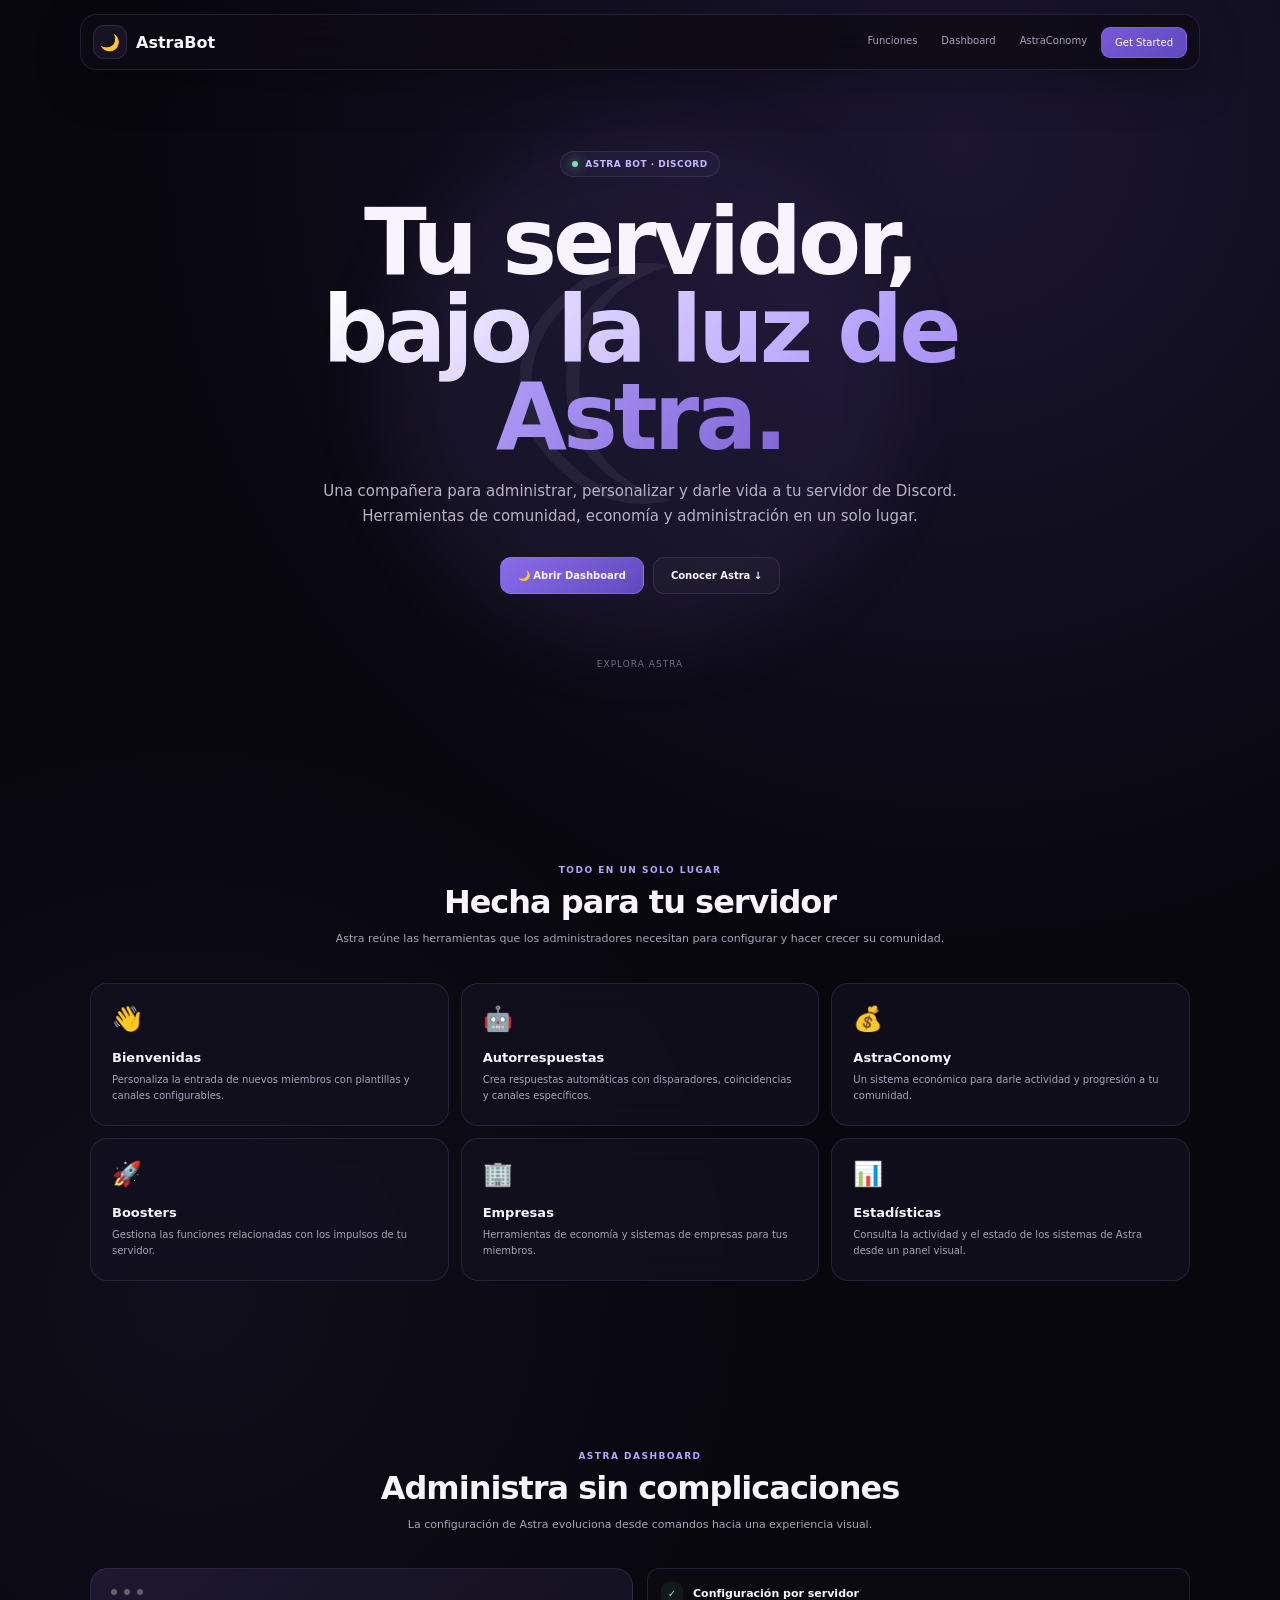
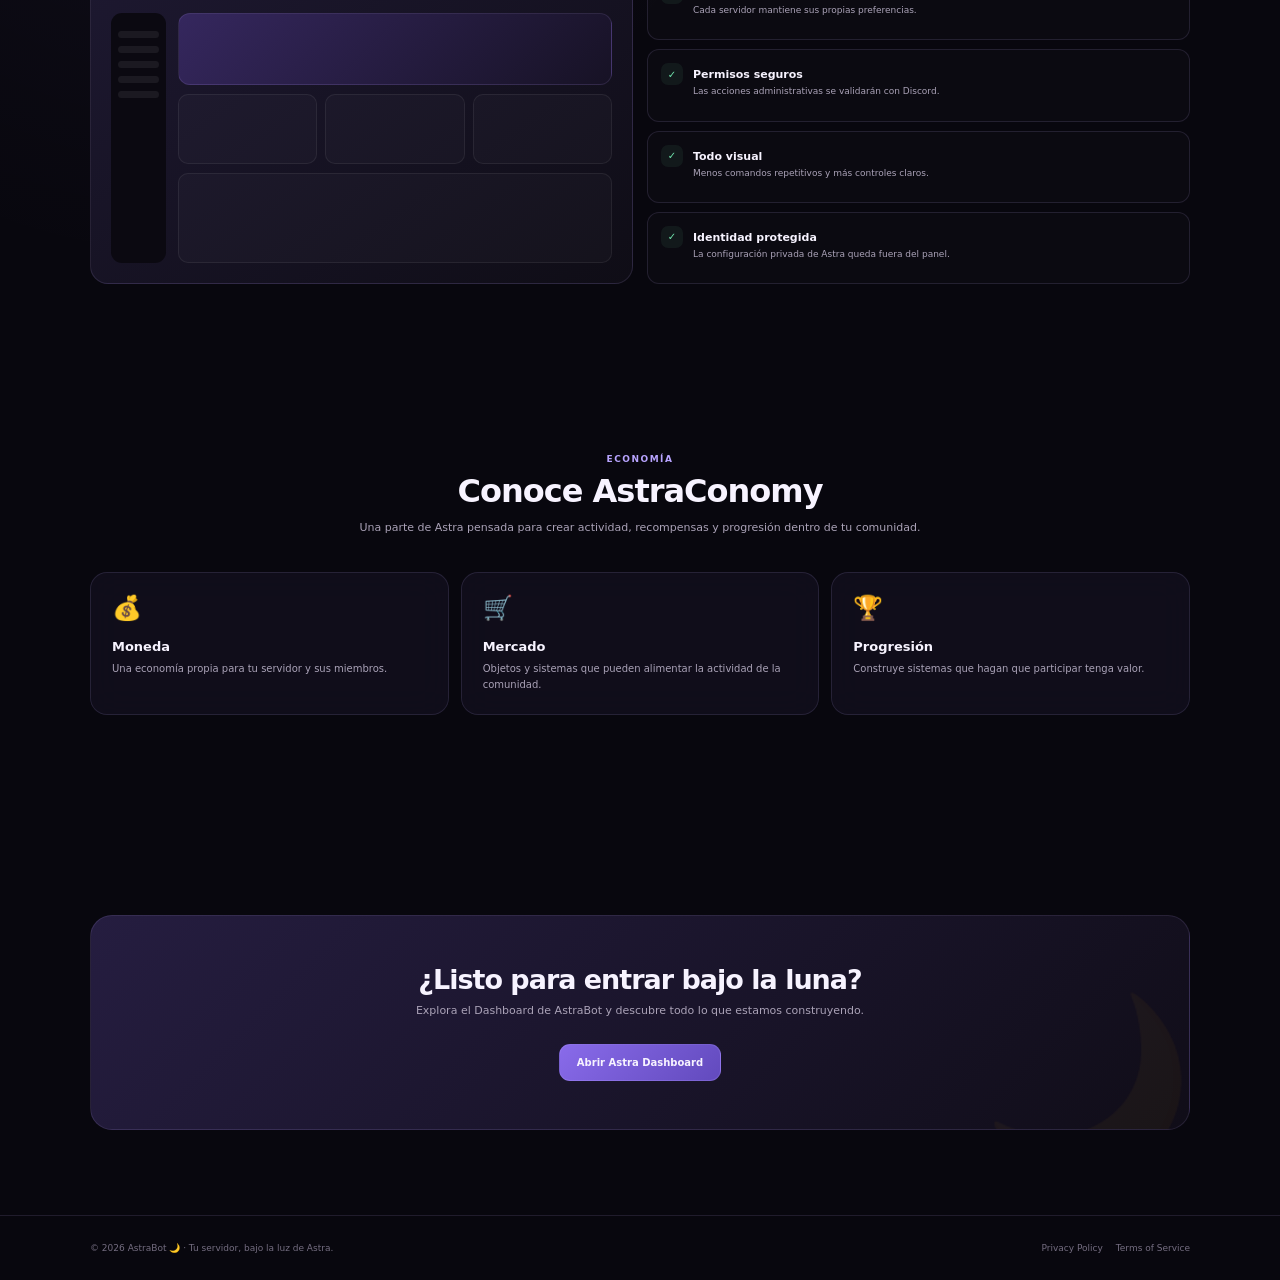
<file: index.html>
<!doctype html><html lang="es"><head><meta charset="utf-8"><meta name="viewport" content="width=device-width,initial-scale=1"><meta name="theme-color" content="#08070e"><title>AstraBot 🌙 — Discord Bot</title><link rel="stylesheet" href="css/main.css"></head><body><header class="nav"><div class="nav-in"><a class="brand" href="#top"><span class="brand-icon">🌙</span><span>AstraBot</span></a><nav class="links"><a href="#features">Funciones</a><a href="#dashboard">Dashboard</a><a href="#about">AstraConomy</a><a href="dashboard/login.html" class="nav-btn">Get Started</a></nav></div></header><main id="top"><section class="hero"><div class="orb"></div><div class="moon">☾</div><div class="hero-content"><div class="badge"><i class="pulse"></i> ASTRA BOT · DISCORD</div><h1>Tu servidor,<br><span class="gradient">bajo la luz de Astra.</span></h1><p>Una compañera para administrar, personalizar y darle vida a tu servidor de Discord. Herramientas de comunidad, economía y administración en un solo lugar.</p><div class="actions"><a class="btn primary" href="dashboard/login.html">🌙 Abrir Dashboard</a><a class="btn secondary" href="#features">Conocer Astra ↓</a></div><div class="scroll">Explora Astra</div></div></section><section class="section" id="features"><div class="section-head"><div class="eyebrow">Todo en un solo lugar</div><h2>Hecha para tu servidor</h2><p>Astra reúne las herramientas que los administradores necesitan para configurar y hacer crecer su comunidad.</p></div><div class="features"><article class="feature"><div class="fi">👋</div><h3>Bienvenidas</h3><p>Personaliza la entrada de nuevos miembros con plantillas y canales configurables.</p></article><article class="feature"><div class="fi">🤖</div><h3>Autorrespuestas</h3><p>Crea respuestas automáticas con disparadores, coincidencias y canales específicos.</p></article><article class="feature"><div class="fi">💰</div><h3>AstraConomy</h3><p>Un sistema económico para darle actividad y progresión a tu comunidad.</p></article><article class="feature"><div class="fi">🚀</div><h3>Boosters</h3><p>Gestiona las funciones relacionadas con los impulsos de tu servidor.</p></article><article class="feature"><div class="fi">🏢</div><h3>Empresas</h3><p>Herramientas de economía y sistemas de empresas para tus miembros.</p></article><article class="feature"><div class="fi">📊</div><h3>Estadísticas</h3><p>Consulta la actividad y el estado de los sistemas de Astra desde un panel visual.</p></article></div></section><section class="section" id="dashboard"><div class="section-head"><div class="eyebrow">Astra Dashboard</div><h2>Administra sin complicaciones</h2><p>La configuración de Astra evoluciona desde comandos hacia una experiencia visual.</p></div><div class="showcase"><div class="preview"><div class="preview-top"><i class="window-dot"></i><i class="window-dot"></i><i class="window-dot"></i></div><div class="mock"><div class="mock-side"><i></i><i></i><i></i><i></i><i></i></div><div class="mock-main"><div class="mock-hero"></div><div class="mock-cards"><i class="mock-card"></i><i class="mock-card"></i><i class="mock-card"></i></div><div class="mock-card" style="height:90px"></div></div></div></div><div class="feature-list"><div class="list-item"><span class="check">✓</span><div><strong>Configuración por servidor</strong><p>Cada servidor mantiene sus propias preferencias.</p></div></div><div class="list-item"><span class="check">✓</span><div><strong>Permisos seguros</strong><p>Las acciones administrativas se validarán con Discord.</p></div></div><div class="list-item"><span class="check">✓</span><div><strong>Todo visual</strong><p>Menos comandos repetitivos y más controles claros.</p></div></div><div class="list-item"><span class="check">✓</span><div><strong>Identidad protegida</strong><p>La configuración privada de Astra queda fuera del panel.</p></div></div></div></div></section><section class="section" id="about"><div class="section-head"><div class="eyebrow">Economía</div><h2>Conoce AstraConomy</h2><p>Una parte de Astra pensada para crear actividad, recompensas y progresión dentro de tu comunidad.</p></div><div class="features"><article class="feature"><div class="fi">💰</div><h3>Moneda</h3><p>Una economía propia para tu servidor y sus miembros.</p></article><article class="feature"><div class="fi">🛒</div><h3>Mercado</h3><p>Objetos y sistemas que pueden alimentar la actividad de la comunidad.</p></article><article class="feature"><div class="fi">🏆</div><h3>Progresión</h3><p>Construye sistemas que hagan que participar tenga valor.</p></article></div></section><section class="section"><div class="cta"><h2>¿Listo para entrar bajo la luna?</h2><p>Explora el Dashboard de AstraBot y descubre todo lo que estamos construyendo.</p><div class="actions"><a class="btn primary" href="dashboard/login.html">Abrir Astra Dashboard</a></div></div></section></main><footer class="footer"><div class="footer-in"><span>© 2026 AstraBot 🌙 · Tu servidor, bajo la luz de Astra.</span><div><a href="privacy.html">Privacy Policy</a><a href="terms.html">Terms of Service</a></div></div></footer></body></html>
</file>
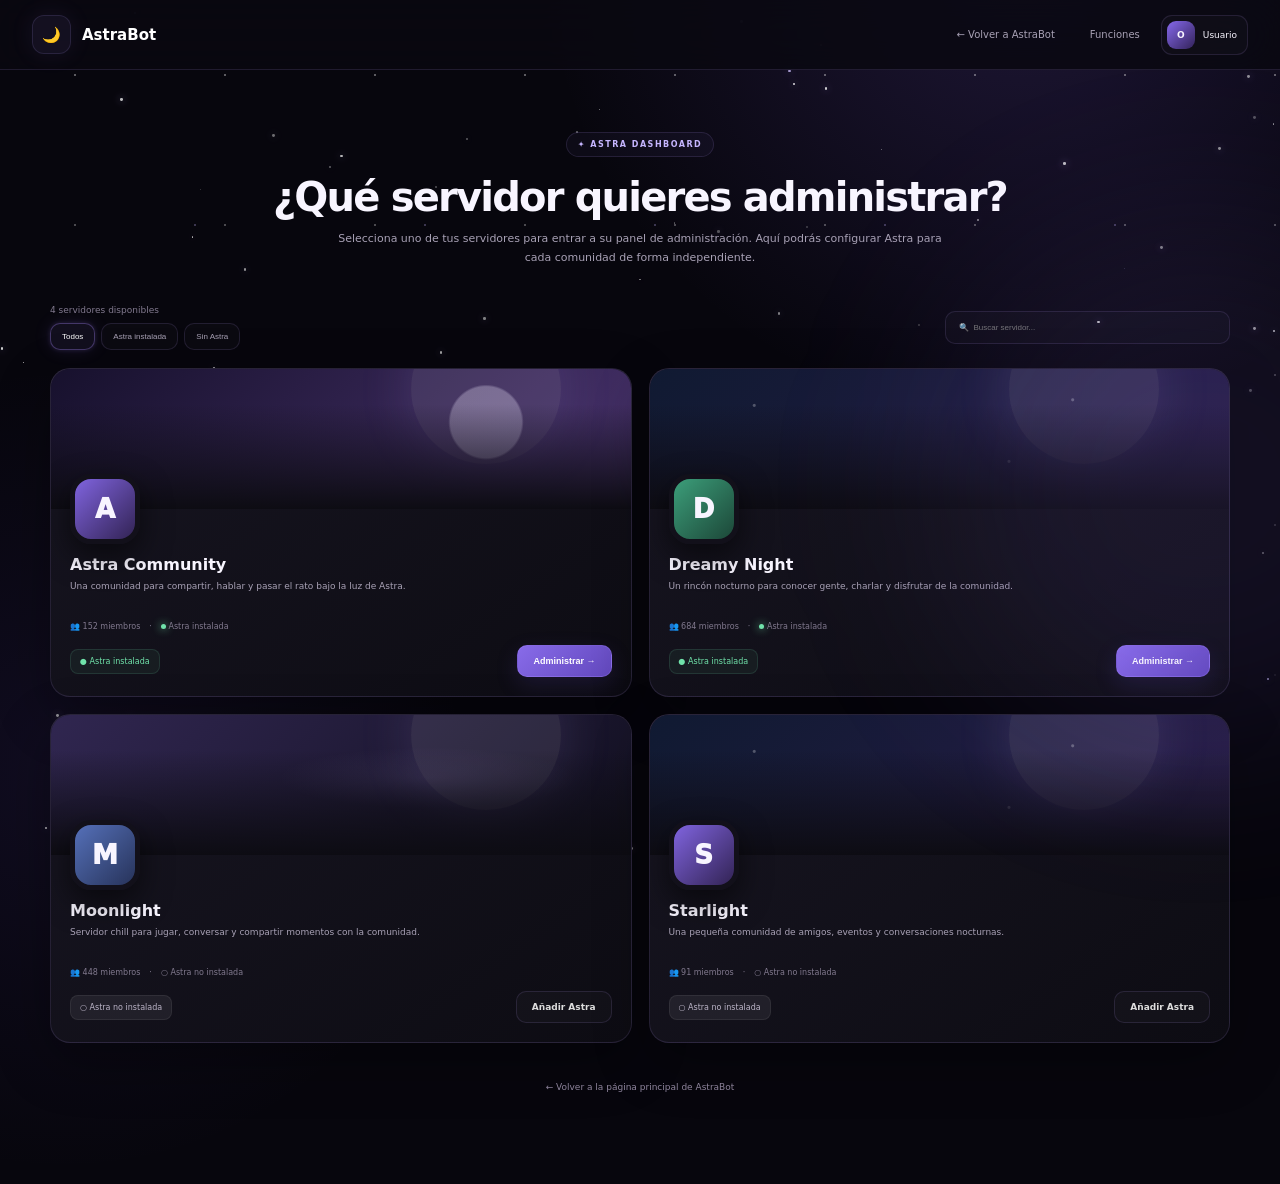
<file: dashboard/index.html>
<!doctype html>
<html lang="es">
<head>
<meta charset="utf-8">
<meta name="viewport" content="width=device-width,initial-scale=1">
<title>AstraBot 🌙 — Dashboard</title>
<link rel="stylesheet" href="../css/dashboard.css?v=20260827-3">
<link rel="stylesheet" href="../css/animations.css?v=20260827-3">
</head>
<body>
<div class="starfield" aria-hidden="true"></div>

<header class="top">
  <a class="brand" href="../"><span class="brand-icon">🌙</span>AstraBot</a>
  <div class="top-right">
    <a class="top-link" href="../">← Volver a AstraBot</a>
    <a class="top-link" href="../#features">Funciones</a>
    <div class="user"><span class="avatar-mini">O</span>Usuario</div>
  </div>
</header>

<main id="picker" class="page view active">
  <section class="intro">
    <div class="eyebrow">✦ Astra Dashboard</div>
    <h1>¿Qué servidor quieres administrar?</h1>
    <p>Selecciona uno de tus servidores para entrar a su panel de administración. Aquí podrás configurar Astra para cada comunidad de forma independiente.</p>
  </section>

  <div class="toolbar">
    <div>
      <div class="count">4 servidores disponibles</div>
      <div class="filters">
        <button class="filter active" data-filter="all">Todos</button>
        <button class="filter" data-filter="installed">Astra instalada</button>
        <button class="filter" data-filter="not">Sin Astra</button>
      </div>
    </div>
    <input id="search" class="search" placeholder="🔍  Buscar servidor..." autocomplete="off">
  </div>

  <section id="serverGrid" class="grid">
    <article class="server-card" data-name="Astra Community" data-state="installed">
      <div class="banner moon"></div>
      <div class="server-body"><div class="server-avatar">A</div><div class="server-info">
        <h2 class="server-name">Astra Community</h2>
        <p class="server-desc">Una comunidad para compartir, hablar y pasar el rato bajo la luz de Astra.</p>
        <div class="meta"><span>👥 152 miembros</span><span>·</span><span><i class="dot"></i> Astra instalada</span></div>
        <div class="status"><span class="installed">● Astra instalada</span><button class="btn" onclick="openAdmin('Astra Community','A','Una comunidad para compartir, hablar y pasar el rato bajo la luz de Astra.')">Administrar →</button></div>
      </div></div>
    </article>

    <article class="server-card" data-name="Dreamy Night" data-state="installed">
      <div class="banner night"></div>
      <div class="server-body"><div class="server-avatar green">D</div><div class="server-info">
        <h2 class="server-name">Dreamy Night</h2>
        <p class="server-desc">Un rincón nocturno para conocer gente, charlar y disfrutar de la comunidad.</p>
        <div class="meta"><span>👥 684 miembros</span><span>·</span><span><i class="dot"></i> Astra instalada</span></div>
        <div class="status"><span class="installed">● Astra instalada</span><button class="btn" onclick="openAdmin('Dreamy Night','D','Un rincón nocturno para conocer gente, charlar y disfrutar de la comunidad.')">Administrar →</button></div>
      </div></div>
    </article>

    <article class="server-card" data-name="Moonlight" data-state="not">
      <div class="banner cloud"></div>
      <div class="server-body"><div class="server-avatar blue">M</div><div class="server-info">
        <h2 class="server-name">Moonlight</h2>
        <p class="server-desc">Servidor chill para jugar, conversar y compartir momentos con la comunidad.</p>
        <div class="meta"><span>👥 448 miembros</span><span>·</span><span>○ Astra no instalada</span></div>
        <div class="status"><span class="not-installed">○ Astra no instalada</span><a class="btn secondary" href="#" onclick="toast('Aquí se abrirá la invitación de Astra');return false">Añadir Astra</a></div>
      </div></div>
    </article>

    <article class="server-card" data-name="Starlight" data-state="not">
      <div class="banner night"></div>
      <div class="server-body"><div class="server-avatar">S</div><div class="server-info">
        <h2 class="server-name">Starlight</h2>
        <p class="server-desc">Una pequeña comunidad de amigos, eventos y conversaciones nocturnas.</p>
        <div class="meta"><span>👥 91 miembros</span><span>·</span><span>○ Astra no instalada</span></div>
        <div class="status"><span class="not-installed">○ Astra no instalada</span><a class="btn secondary" href="#" onclick="toast('Aquí se abrirá la invitación de Astra');return false">Añadir Astra</a></div>
      </div></div>
    </article>
    <div id="empty" class="empty">No encontramos ningún servidor con ese nombre.</div>
  </section>
  <div class="back"><a href="../">← Volver a la página principal de AstraBot</a></div>
</main>

<main id="admin" class="admin view">
  <div class="admin-layout">
    <aside class="sidebar">
      <div class="side-server">
        <div id="sideAvatar" class="side-avatar">A</div>
        <div><strong id="sideName">Astra Community</strong><span>Panel de administración</span></div>
      </div>
      <div class="side-title">Configuración</div>
      <nav class="side-nav">
        <button class="nav-item active">⚙️ General</button>
        <button class="nav-item">👋 Bienvenidas</button>
        <button class="nav-item">🚀 Boosters</button>
        <button class="nav-item">🛡️ Moderación</button>
        <button class="nav-item">🤖 Autorrespuestas</button>
        <button class="nav-item">📜 Logs</button>
        <button class="nav-item">🎭 Reacciones</button>
        <button class="nav-item">📊 Estadísticas</button>
        <button class="nav-item">🔐 Permisos</button>
      </nav>
      <div class="side-bottom">
        <button class="btn secondary" onclick="showPicker()">← Mis servidores</button>
        <a class="btn secondary" href="../">🌙 AstraBot</a>
      </div>
    </aside>

    <section class="admin-content">
      <div class="admin-head">
        <div class="admin-title">
          <div id="adminAvatar" class="admin-avatar">A</div>
          <div><h2 id="adminName">Astra Community</h2><p id="adminDesc">Panel de administración de Astra</p></div>
        </div>
        <div class="admin-actions">
          <button class="btn secondary" onclick="showPicker()">← Volver</button>
          <a class="btn secondary" href="../">Web de Astra</a>
        </div>
      </div>
      <div class="notice">🔒 Estás administrando <b id="adminName2">Astra Community</b>. Las configuraciones de este panel pertenecen únicamente a este servidor.</div>
      <div class="panel">
        <div class="panel-head"><div><h3>Funciones de Astra</h3><p>Selecciona una sección para configurar el bot en tu servidor.</p></div></div>
        <section class="modules">
          <article class="module"><span class="tag">Servidor</span><div class="ico">⚙️</div><h3>Configuración general</h3><p>Opciones principales, idioma, canales y comportamiento general de Astra.</p></article>
          <article class="module"><span class="tag">Comunidad</span><div class="ico">👋</div><h3>Bienvenidas</h3><p>Mensajes, canales y configuración para nuevos miembros.</p></article>
          <article class="module"><span class="tag">Comunidad</span><div class="ico">🚀</div><h3>Boosters</h3><p>Configuración visual de las funciones de Booster de Astra.</p></article>
          <article class="module"><span class="tag">Seguridad</span><div class="ico">🛡️</div><h3>Moderación</h3><p>Herramientas de moderación y seguridad disponibles para Astra.</p></article>
          <article class="module"><span class="tag">Automático</span><div class="ico">🤖</div><h3>Autorrespuestas</h3><p>Disparadores, palabras clave y respuestas automáticas.</p></article>
          <article class="module"><span class="tag">Registro</span><div class="ico">📜</div><h3>Logs</h3><p>Configura qué eventos registra Astra y en qué canales.</p></article>
          <article class="module"><span class="tag">Social</span><div class="ico">🎭</div><h3>Reacciones</h3><p>Respuestas, GIFs y acciones sociales de la comunidad.</p></article>
          <article class="module"><span class="tag">Datos</span><div class="ico">📊</div><h3>Estadísticas</h3><p>Actividad, crecimiento y estadísticas visuales del servidor.</p></article>
          <article class="module"><span class="tag">Acceso</span><div class="ico">🔐</div><h3>Permisos</h3><p>Define qué roles pueden utilizar y administrar las funciones de Astra.</p></article>
        </section>
      </div>
    </section>
  </div>
</main>

<div id="toast" class="toast"></div>
<script src="../js/dashboard.js?v=20260827-3"></script>
</body>
</html>
</file>
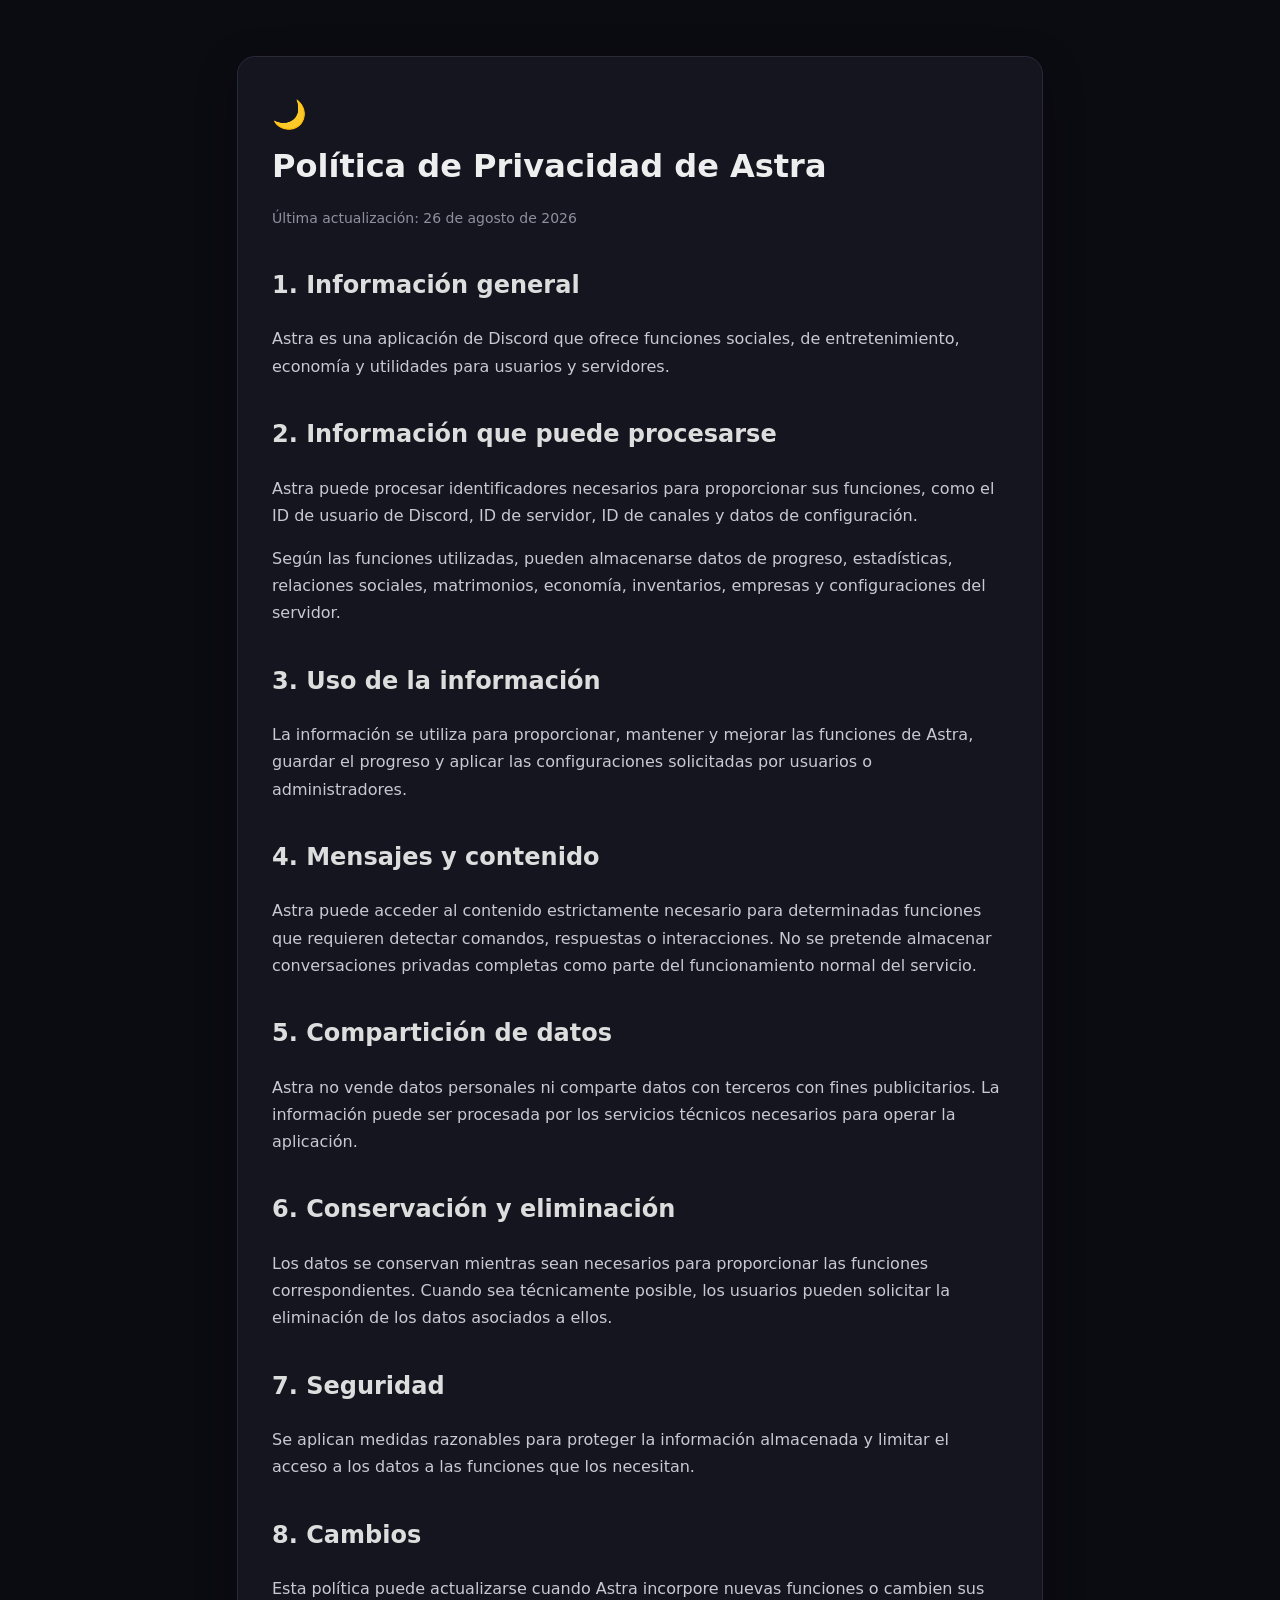
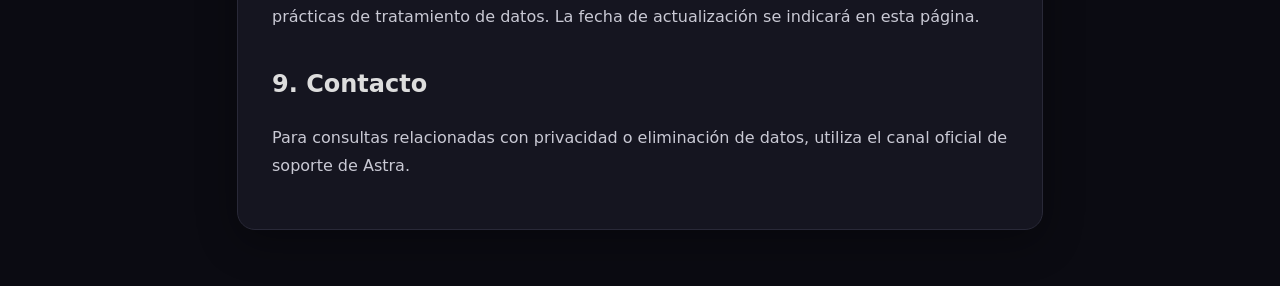
<file: privacy.html>
<!doctype html><html lang="es"><head><meta charset="utf-8"><meta name="viewport" content="width=device-width,initial-scale=1"><title>Política de Privacidad — Astra</title><link rel="stylesheet" href="css/privacy.css"></head><body><main><section class="card"><div class="moon">🌙</div><h1>Política de Privacidad de Astra</h1><p class="muted">Última actualización: 26 de agosto de 2026</p><h2>1. Información general</h2><p>Astra es una aplicación de Discord que ofrece funciones sociales, de entretenimiento, economía y utilidades para usuarios y servidores.</p><h2>2. Información que puede procesarse</h2><p>Astra puede procesar identificadores necesarios para proporcionar sus funciones, como el ID de usuario de Discord, ID de servidor, ID de canales y datos de configuración.</p><p>Según las funciones utilizadas, pueden almacenarse datos de progreso, estadísticas, relaciones sociales, matrimonios, economía, inventarios, empresas y configuraciones del servidor.</p><h2>3. Uso de la información</h2><p>La información se utiliza para proporcionar, mantener y mejorar las funciones de Astra, guardar el progreso y aplicar las configuraciones solicitadas por usuarios o administradores.</p><h2>4. Mensajes y contenido</h2><p>Astra puede acceder al contenido estrictamente necesario para determinadas funciones que requieren detectar comandos, respuestas o interacciones. No se pretende almacenar conversaciones privadas completas como parte del funcionamiento normal del servicio.</p><h2>5. Compartición de datos</h2><p>Astra no vende datos personales ni comparte datos con terceros con fines publicitarios. La información puede ser procesada por los servicios técnicos necesarios para operar la aplicación.</p><h2>6. Conservación y eliminación</h2><p>Los datos se conservan mientras sean necesarios para proporcionar las funciones correspondientes. Cuando sea técnicamente posible, los usuarios pueden solicitar la eliminación de los datos asociados a ellos.</p><h2>7. Seguridad</h2><p>Se aplican medidas razonables para proteger la información almacenada y limitar el acceso a los datos a las funciones que los necesitan.</p><h2>8. Cambios</h2><p>Esta política puede actualizarse cuando Astra incorpore nuevas funciones o cambien sus prácticas de tratamiento de datos. La fecha de actualización se indicará en esta página.</p><h2>9. Contacto</h2><p>Para consultas relacionadas con privacidad o eliminación de datos, utiliza el canal oficial de soporte de Astra.</p></section></main></body></html>
</file>
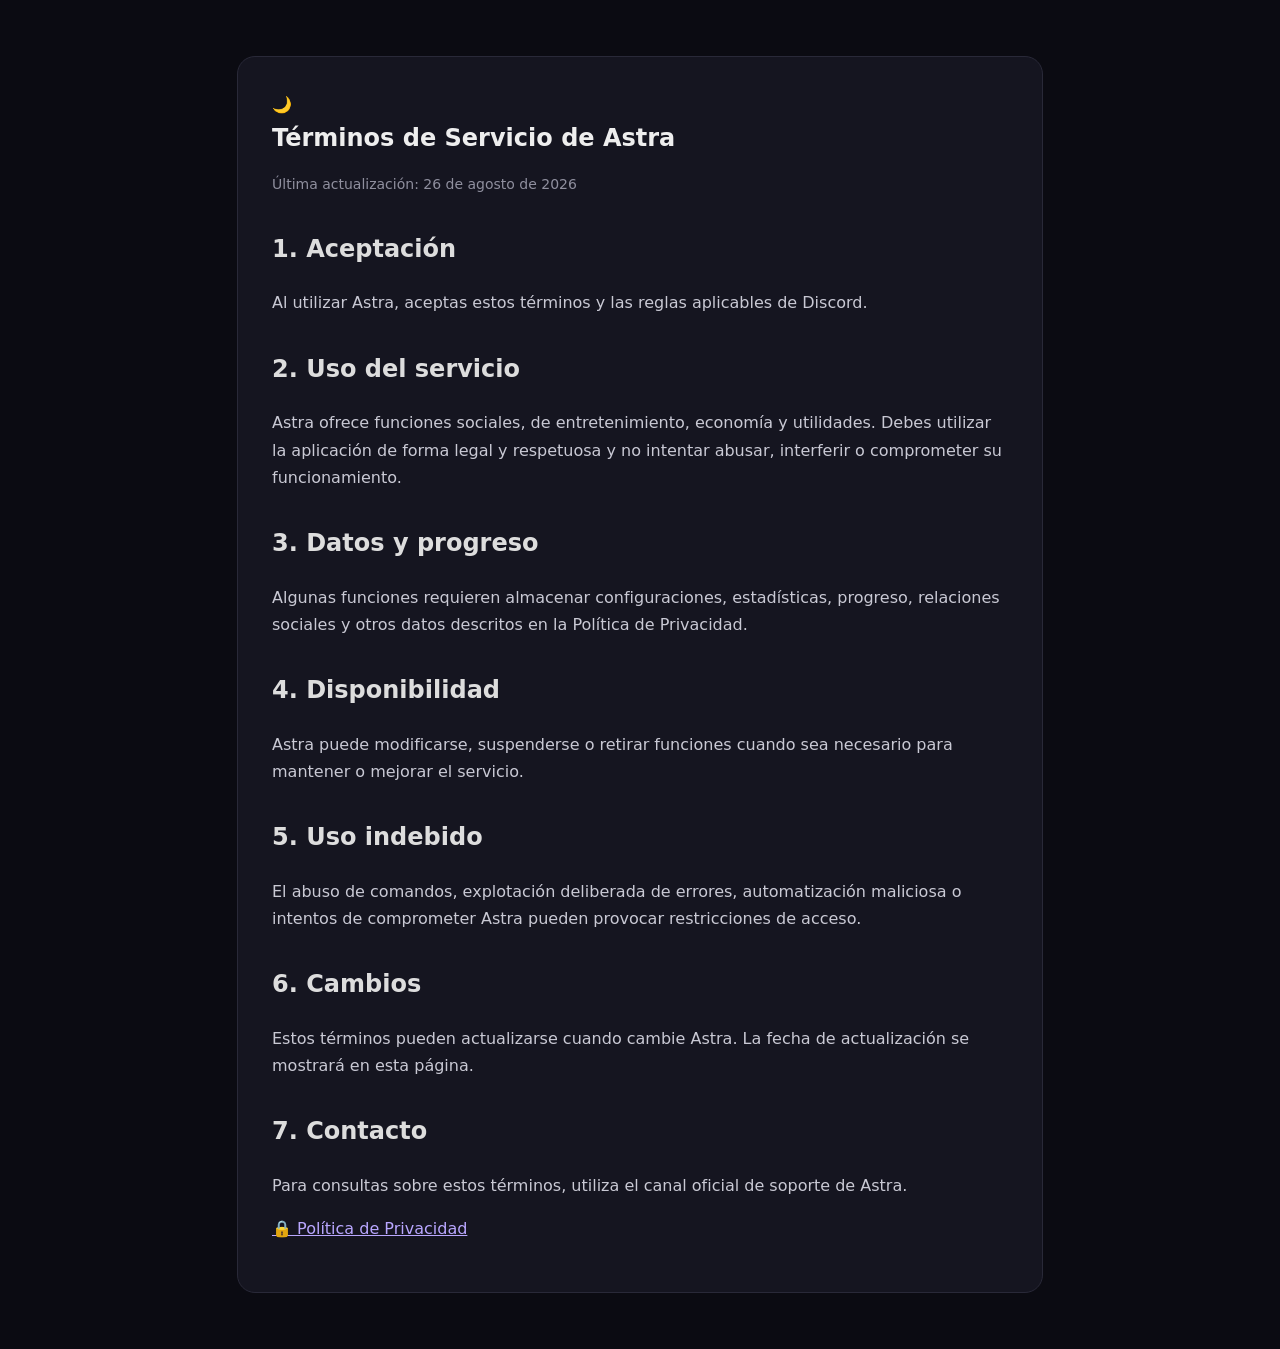
<file: terms.html>
<!doctype html><html lang="es"><head><meta charset="utf-8"><meta name="viewport" content="width=device-width,initial-scale=1"><title>Términos de Servicio — Astra</title><link rel="stylesheet" href="css/terms.css"></head><body><main><section class="card"><div>🌙</div><h1>Términos de Servicio de Astra</h1><p class="muted">Última actualización: 26 de agosto de 2026</p><h2>1. Aceptación</h2><p>Al utilizar Astra, aceptas estos términos y las reglas aplicables de Discord.</p><h2>2. Uso del servicio</h2><p>Astra ofrece funciones sociales, de entretenimiento, economía y utilidades. Debes utilizar la aplicación de forma legal y respetuosa y no intentar abusar, interferir o comprometer su funcionamiento.</p><h2>3. Datos y progreso</h2><p>Algunas funciones requieren almacenar configuraciones, estadísticas, progreso, relaciones sociales y otros datos descritos en la Política de Privacidad.</p><h2>4. Disponibilidad</h2><p>Astra puede modificarse, suspenderse o retirar funciones cuando sea necesario para mantener o mejorar el servicio.</p><h2>5. Uso indebido</h2><p>El abuso de comandos, explotación deliberada de errores, automatización maliciosa o intentos de comprometer Astra pueden provocar restricciones de acceso.</p><h2>6. Cambios</h2><p>Estos términos pueden actualizarse cuando cambie Astra. La fecha de actualización se mostrará en esta página.</p><h2>7. Contacto</h2><p>Para consultas sobre estos términos, utiliza el canal oficial de soporte de Astra.</p><p><a href="privacy.html">🔒 Política de Privacidad</a></p></section></main></body></html>
</file>
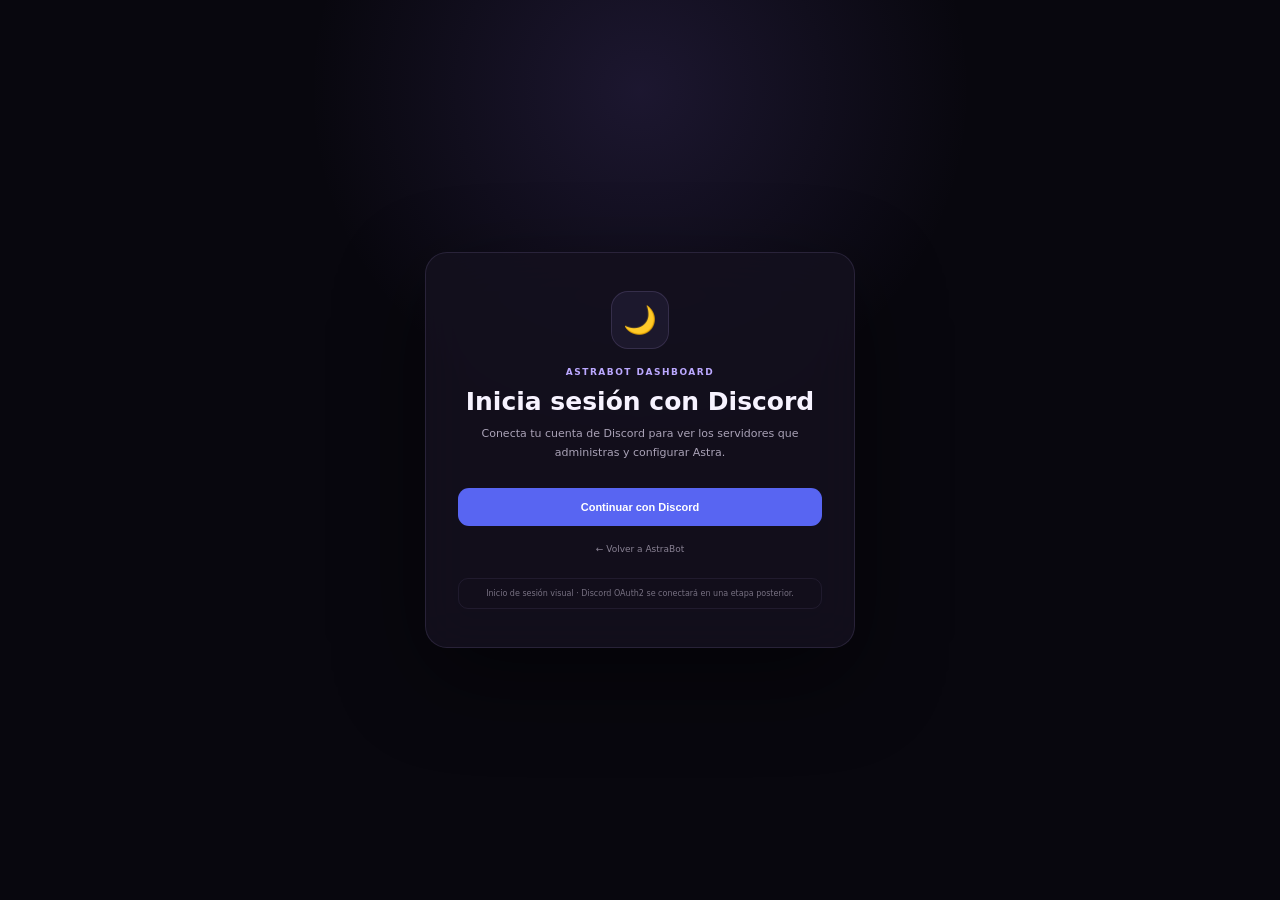
<file: dashboard/login.html>
<!doctype html>
<html lang="es">
<head>
<meta charset="utf-8">
<meta name="viewport" content="width=device-width,initial-scale=1">
<title>Iniciar sesión — AstraBot 🌙</title>
<link rel="stylesheet" href="../css/login.css">
</head>
<body>
<main class="card">
<div class="logo">🌙</div>
<div class="ey">AstraBot Dashboard</div>
<h1>Inicia sesión con Discord</h1>
<p>Conecta tu cuenta de Discord para ver los servidores que administras y configurar Astra.</p>
<button class="discord" onclick="location.href='index.html'">Continuar con Discord</button>
<a class="back" href="../">← Volver a AstraBot</a>
<div class="note">Inicio de sesión visual · Discord OAuth2 se conectará en una etapa posterior.</div>
</main>
</body>
</html>
</file>
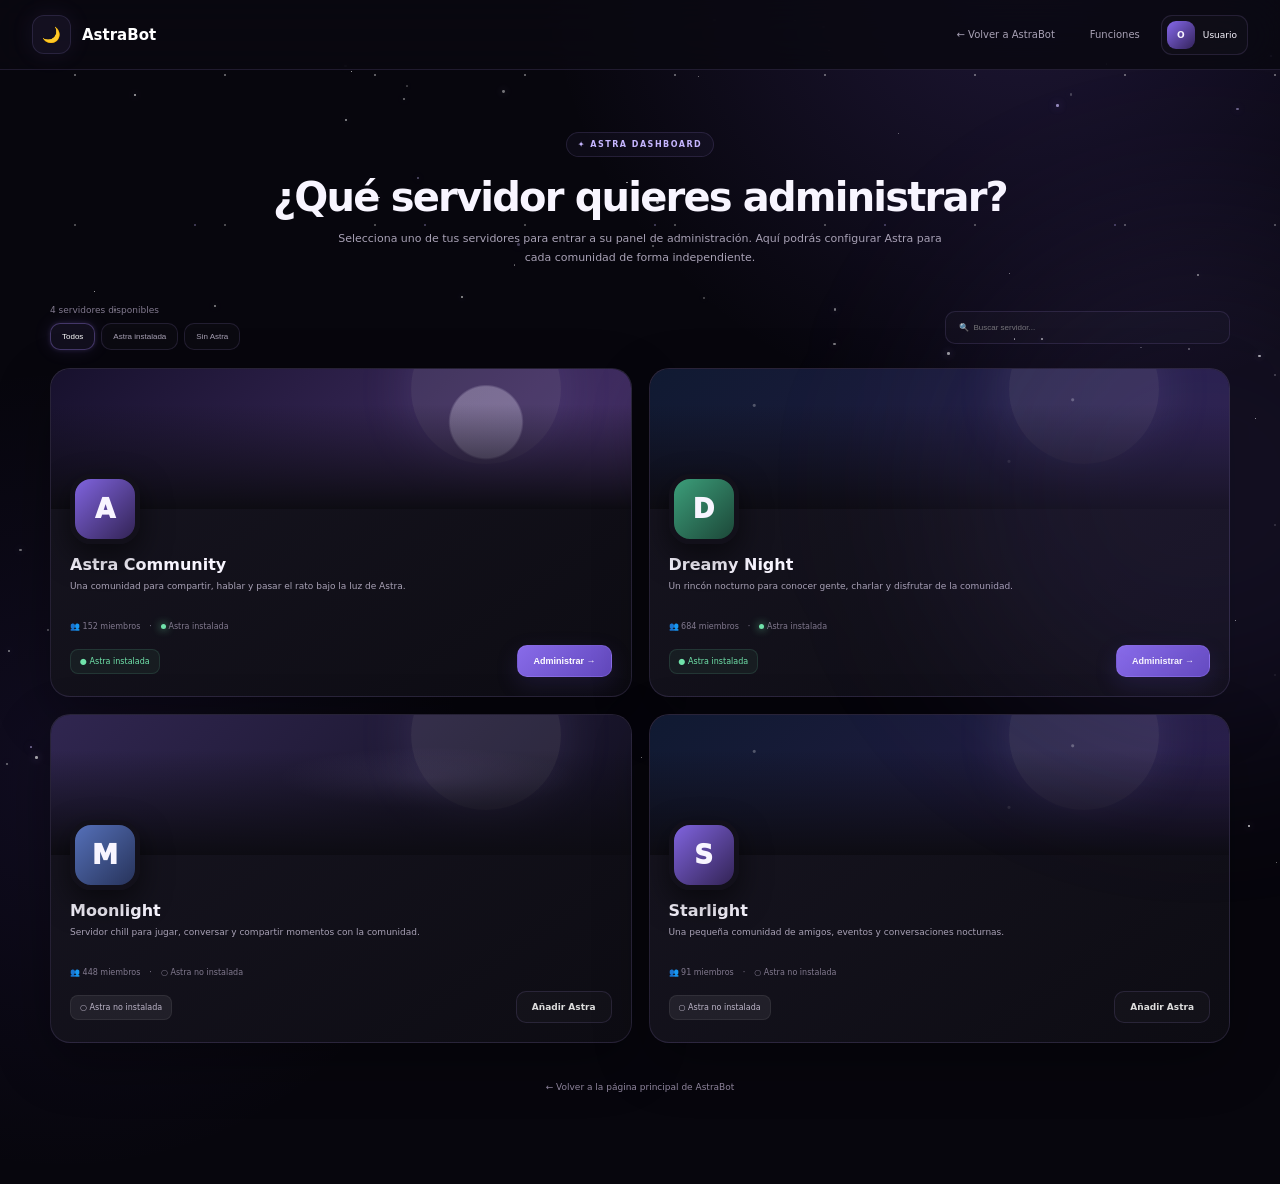
<file: dashboard/servers.html>
<!doctype html>
<html lang="es">
<head>
<meta charset="utf-8">
<meta name="viewport" content="width=device-width,initial-scale=1">
<meta http-equiv="refresh" content="0; url=index.html">
<title>AstraBot 🌙 — Dashboard</title>
</head>
<body>
<script>window.location.replace('index.html');</script>
<p>Abriendo el Dashboard de Astra…</p>
</body>
</html>
</file>
<file: css/main.css>
:root{color-scheme:dark;--bg:#08070e;--panel:#14111fbd;--border:#c4adff20;--text:#f7f3ff;--muted:#aaa2b7;--purple:#a88cff;--purple2:#7659d9;--green:#71e6ae}*{box-sizing:border-box}html{scroll-behavior:smooth}body{margin:0;background:radial-gradient(circle at 75% 5%,#8d6cff25,transparent 28%),radial-gradient(circle at 15% 45%,#a88cff0e,transparent 30%),var(--bg);color:var(--text);font-family:Inter,system-ui,-apple-system,"Segoe UI",sans-serif}a{text-decoration:none;color:inherit}.nav{position:fixed;top:0;left:0;right:0;z-index:20;display:flex;justify-content:center}.nav-in{width:min(1120px,calc(100% - 28px));margin-top:14px;padding:10px 12px;display:flex;align-items:center;justify-content:space-between;border:1px solid var(--border);border-radius:16px;background:#0d0b14c9;backdrop-filter:blur(22px);box-shadow:0 14px 45px #0004}.brand{display:flex;align-items:center;gap:9px;font-weight:850}.brand-icon{width:34px;height:34px;display:grid;place-items:center;border-radius:11px;background:#a88cff14;border:1px solid var(--border)}.links{display:flex;gap:4px}.links a{padding:8px 10px;border-radius:9px;color:#aaa2b7;font-size:10px}.links a:hover{background:#a88cff10;color:#fff}.nav-btn{padding:9px 13px!important;background:linear-gradient(135deg,var(--purple2),#6149bd);color:#fff!important;border:1px solid #b59eff32}.hero{min-height:780px;display:grid;place-items:center;padding:140px 20px 100px;text-align:center;position:relative;overflow:hidden}.orb{position:absolute;width:520px;height:520px;border-radius:50%;background:#9c7aff12;filter:blur(35px);pointer-events:none}.hero-content{max-width:850px;position:relative}.badge{display:inline-flex;align-items:center;gap:7px;padding:7px 11px;border-radius:999px;border:1px solid var(--border);background:#a88cff0c;color:#c5b8ff;font-size:9px;font-weight:800;letter-spacing:.5px}.pulse{width:6px;height:6px;border-radius:50%;background:var(--green);box-shadow:0 0 12px #71e6ae}.hero h1{font-size:clamp(48px,9vw,92px);line-height:.95;letter-spacing:-4px;margin:22px 0 17px}.gradient{background:linear-gradient(135deg,#fff,#bba8ff 55%,#8064d6);-webkit-background-clip:text;background-clip:text;color:transparent}.hero p{max-width:650px;margin:auto;color:#b9b2c4;font-size:15px;line-height:1.7}.actions{display:flex;justify-content:center;gap:9px;margin-top:27px;flex-wrap:wrap}.btn{display:inline-flex;align-items:center;justify-content:center;padding:12px 17px;border-radius:11px;font-size:10px;font-weight:800;border:1px solid var(--border);transition:.2s}.btn:hover{transform:translateY(-2px);box-shadow:0 12px 35px #0005}.primary{background:linear-gradient(135deg,#896bea,#624abd);border-color:#b7a2ff35}.secondary{background:#ffffff07}.scroll{margin-top:65px;color:#70697d;font-size:9px;letter-spacing:1px;text-transform:uppercase}.moon{position:absolute;opacity:.06;font-size:330px;line-height:1}.section{width:min(1100px,calc(100% - 30px));margin:auto;padding:85px 0}.section-head{text-align:center;margin-bottom:35px}.eyebrow{color:#b8a4ff;text-transform:uppercase;letter-spacing:1.5px;font-size:9px;font-weight:850;margin-bottom:8px}.section h2{font-size:32px;letter-spacing:-1px;margin:0 0 9px}.section-head p{color:var(--muted);font-size:11px;line-height:1.6;margin:auto;max-width:620px}.features{display:grid;grid-template-columns:repeat(3,1fr);gap:12px}.feature{padding:21px;border:1px solid var(--border);border-radius:17px;background:var(--panel);backdrop-filter:blur(16px);transition:.22s}.feature:hover{transform:translateY(-4px);border-color:#a88cff40;box-shadow:0 20px 60px #0004}.fi{font-size:24px;margin-bottom:17px}.feature h3{margin:0 0 7px;font-size:13px}.feature p{margin:0;color:var(--muted);font-size:10px;line-height:1.6}.showcase{display:grid;grid-template-columns:1fr 1fr;gap:14px}.preview{min-height:280px;padding:20px;border:1px solid var(--border);border-radius:18px;background:linear-gradient(145deg,#1d1830,#0f0d16);overflow:hidden}.preview-top{display:flex;gap:7px;margin-bottom:18px}.window-dot{width:6px;height:6px;border-radius:50%;background:#655d70}.mock{display:grid;grid-template-columns:55px 1fr;gap:12px}.mock-side{border-radius:11px;background:#0b0911;padding:10px 7px}.mock-side i{display:block;height:7px;background:#fff1;border-radius:4px;margin:8px 0}.mock-main{display:grid;gap:9px}.mock-hero{height:72px;border-radius:12px;background:linear-gradient(135deg,#35275e,#171225);border:1px solid var(--border)}.mock-cards{display:grid;grid-template-columns:repeat(3,1fr);gap:8px}.mock-card{height:70px;border-radius:10px;background:#ffffff06;border:1px solid #fff1}.feature-list{display:grid;gap:9px}.list-item{display:flex;gap:10px;align-items:flex-start;padding:13px;border:1px solid var(--border);border-radius:12px;background:#ffffff04}.check{width:22px;height:22px;display:grid;place-items:center;border-radius:7px;background:#71e6ae12;color:var(--green);font-size:10px;flex:none}.list-item strong{font-size:11px}.list-item p{margin:3px 0 0;color:var(--muted);font-size:9px;line-height:1.5}.cta{margin-top:30px;padding:48px 25px;text-align:center;border:1px solid var(--border);border-radius:22px;background:linear-gradient(135deg,#251d40,#100d18);position:relative;overflow:hidden}.cta:after{content:"🌙";position:absolute;font-size:170px;right:-5px;bottom:-55px;opacity:.045}.cta h2{margin:0 0 9px;font-size:27px}.cta p{margin:0;color:var(--muted);font-size:11px}.footer{border-top:1px solid var(--border);padding:27px 20px;color:#746d80;font-size:9px}.footer-in{width:min(1100px,100%);margin:auto;display:flex;justify-content:space-between;gap:15px}.footer a{margin-left:13px}.footer a:hover{color:#c5b8ff}@media(max-width:800px){.links a:not(.nav-btn){display:none}.features,.showcase{grid-template-columns:1fr}.hero{min-height:690px}.hero h1{letter-spacing:-2px}.section{padding:60px 0}.footer-in{flex-direction:column}}
</file>
<file: css/dashboard.css>
:root{color-scheme:dark;--bg:#07060d;--panel:#11101a;--panel2:#171422;--line:#b99cff22;--text:#f8f5ff;--muted:#a8a1b5;--accent:#a987ff;--green:#70e2aa}
*{box-sizing:border-box}html{scroll-behavior:smooth}body{margin:0;min-height:100vh;color:var(--text);font-family:Inter,ui-sans-serif,system-ui,-apple-system,"Segoe UI",sans-serif;background:radial-gradient(circle at 80% -5%,#815ce432,transparent 30%),radial-gradient(circle at 5% 65%,#6d4ddd18,transparent 28%),var(--bg);overflow-x:hidden}
body:before{content:"";position:fixed;inset:0;pointer-events:none;opacity:.38;background-image:radial-gradient(#fff 1px,transparent 1px),radial-gradient(#c7b7ff 1px,transparent 1px);background-size:150px 150px,230px 230px;background-position:0 0,80px 110px;mask-image:linear-gradient(to bottom,black,transparent 90%);animation:stars 24s linear infinite}
body:after{content:"";position:fixed;width:520px;height:520px;right:-180px;top:25%;border-radius:50%;background:#8c69e318;filter:blur(90px);pointer-events:none;animation:orb 9s ease-in-out infinite}
.starfield{position:fixed;inset:0;overflow:hidden;pointer-events:none;z-index:0}.star{position:absolute;width:var(--size);height:var(--size);left:var(--x);top:var(--y);border-radius:50%;background:#fff;opacity:var(--opacity);box-shadow:0 0 8px #cbbcff;animation:twinkle var(--duration) ease-in-out var(--delay) infinite,drift var(--drift) ease-in-out var(--delay) infinite alternate}.star.violet{background:#cfc0ff;box-shadow:0 0 10px #a987ff}.star.big{box-shadow:0 0 14px #fff,0 0 24px #a987ff66}
.top{height:70px;position:sticky;top:0;z-index:50;display:flex;align-items:center;justify-content:space-between;padding:0 32px;border-bottom:1px solid var(--line);background:#0a0911d9;backdrop-filter:blur(24px)}.brand{display:flex;align-items:center;gap:11px;color:#fff;text-decoration:none;font-size:15px;font-weight:900}.brand-icon{width:39px;height:39px;display:grid;place-items:center;border:1px solid var(--line);border-radius:12px;background:#a987ff12;box-shadow:0 0 25px #a987ff16;animation:float 5s ease-in-out infinite}.top-right{display:flex;align-items:center;gap:7px}.top-link{color:var(--muted);font-size:10px;text-decoration:none;padding:10px 13px;border-radius:10px;border:1px solid transparent;transition:.25s}.top-link:hover{color:#fff;background:#a987ff12;border-color:#a987ff55;box-shadow:0 0 20px #a987ff22,0 0 6px #a987ff33}.user{display:flex;align-items:center;gap:8px;padding:5px 10px 5px 5px;border:1px solid var(--line);border-radius:11px;background:#ffffff05;font-size:9px}.avatar-mini{width:28px;height:28px;display:grid;place-items:center;border-radius:9px;background:linear-gradient(135deg,#8669ec,#322259);font-weight:800}
.page,.admin{width:min(1180px,calc(100% - 34px));margin:auto;padding:62px 0 90px}.intro{text-align:center;margin-bottom:38px;animation:rise .6s ease both}.eyebrow{display:inline-flex;padding:7px 11px;border:1px solid var(--line);border-radius:999px;background:#a987ff0b;color:#c6b6ff;font-size:8px;font-weight:900;letter-spacing:1.5px;text-transform:uppercase}.intro h1{font-size:40px;letter-spacing:-1.8px;margin:17px 0 10px}.intro p{max-width:620px;margin:auto;color:var(--muted);font-size:11px;line-height:1.7}.toolbar{display:flex;align-items:center;justify-content:space-between;gap:15px;margin-bottom:18px}.count{color:#81798e;font-size:9px;margin-bottom:8px}.filters{display:flex;gap:6px}.filter,.search{border:1px solid var(--line);background:#ffffff05;color:var(--muted);border-radius:10px;font-size:8px}.filter{padding:8px 11px;cursor:pointer;transition:.22s;position:relative}.filter.active,.filter:hover{color:#fff;background:#a987ff12;border-color:#a987ff55;box-shadow:0 0 18px #a987ff1d,0 0 5px #a987ff2b}.search{width:285px;padding:11px 13px;outline:0;color:#fff;transition:.25s}.search:focus{border-color:#a987ff65;box-shadow:0 0 25px #a987ff1b,0 0 6px #a987ff2b}.grid{display:grid;grid-template-columns:repeat(2,1fr);gap:17px}.server-card{overflow:hidden;border:1px solid var(--line);border-radius:20px;background:linear-gradient(145deg,#171521,#0d0c13);box-shadow:0 18px 55px #0005;transition:.28s;animation:rise .65s ease both}.server-card:hover{transform:translateY(-6px);border-color:#a987ff4b;box-shadow:0 28px 80px #0008,0 0 45px #8c69e30d}.banner{height:140px;position:relative;overflow:hidden;background:linear-gradient(135deg,#443269,#151025)}.banner:before{content:"";position:absolute;width:150px;height:150px;border-radius:50%;right:12%;top:-55px;background:#eee8ff18;box-shadow:0 0 55px #bca5ff25}.banner:after{content:"";position:absolute;inset:0;background:linear-gradient(180deg,transparent 25%,#0d0c13 100%)}.banner.night{background:radial-gradient(circle at 18% 26%,#fff4 0 1px,transparent 2px),radial-gradient(circle at 73% 22%,#fff4 0 1px,transparent 2px),radial-gradient(circle at 62% 66%,#fff3 0 1px,transparent 2px),linear-gradient(135deg,#101a32,#281c46)}.banner.moon{background:radial-gradient(circle at 75% 38%,#eee8ff4d 0 8%,transparent 8.5%),linear-gradient(135deg,#17112d,#49336d)}.banner.cloud{background:radial-gradient(ellipse at 65% 45%,#bca7ff20,transparent 28%),linear-gradient(135deg,#302650,#121020)}.server-body{padding:0 19px 19px;position:relative}.server-avatar{width:70px;height:70px;margin-top:-35px;border:5px solid #12101a;border-radius:21px;display:grid;place-items:center;font-size:26px;font-weight:950;background:linear-gradient(135deg,#8064df,#322354);box-shadow:0 12px 30px #0008;position:relative;z-index:2}.server-avatar.green{background:linear-gradient(135deg,#3c9e7a,#1c4738)}.server-avatar.blue{background:linear-gradient(135deg,#5570b9,#27335a)}.server-info{padding-top:11px}.server-name{font-size:16px;font-weight:900;margin:0}.server-desc{font-size:9px;color:var(--muted);line-height:1.55;min-height:30px;margin:6px 0 12px}.meta{display:flex;gap:9px;color:#81798e;font-size:8px;margin-bottom:14px}.dot{display:inline-block;width:5px;height:5px;border-radius:50%;background:var(--green);box-shadow:0 0 9px var(--green)}.status{display:flex;align-items:center;justify-content:space-between;gap:10px}.installed,.not-installed{font-size:8px;padding:7px 9px;border-radius:8px}.installed{color:var(--green);background:#70e2aa0e;border:1px solid #70e2aa22}.not-installed{color:#bcb5c8;background:#fff1;border:1px solid #fff1}.btn{display:inline-flex;align-items:center;justify-content:center;border:1px solid #a987ff40;background:linear-gradient(135deg,#886be9,#6248bd);color:#fff;border-radius:10px;padding:10px 15px;font-size:9px;font-weight:850;text-decoration:none;cursor:pointer;transition:transform .22s,filter .22s,box-shadow .22s,border-color .22s;box-shadow:0 8px 22px #654cc42b}.btn:hover{transform:translateY(-2px);filter:brightness(1.1);border-color:#c3b0ff99;box-shadow:0 12px 28px #654cc455,0 0 20px #a987ff38,0 0 5px #a987ff55}.btn.secondary{background:#ffffff06;border-color:var(--line);color:#ddd;box-shadow:none}.btn.secondary:hover{background:#a987ff10;color:#fff;border-color:#a987ff65;box-shadow:0 0 18px #a987ff25,0 0 5px #a987ff3a}.empty{display:none;grid-column:1/-1;text-align:center;padding:55px;border:1px dashed var(--line);border-radius:18px;color:var(--muted);font-size:10px}.back{text-align:center;margin-top:32px}.back a{color:#958ba4;font-size:9px;text-decoration:none;transition:.2s}.back a:hover{color:#fff;text-shadow:0 0 12px #a987ff88}
.view{display:none}.view.active{display:block;animation:fade .3s ease}.admin{width:min(1600px,calc(100% - 28px));padding:38px 0 80px;min-height:calc(100vh - 70px)}.admin-layout{display:grid;grid-template-columns:350px minmax(0,1fr);gap:30px;min-height:calc(100vh - 140px)}
.sidebar{position:sticky;top:88px;height:calc(100vh - 120px);min-height:700px;padding:22px;border:1px solid var(--line);border-radius:22px;background:linear-gradient(160deg,#14121fdd,#0d0c14ee);backdrop-filter:blur(20px);box-shadow:0 24px 80px #0006;display:flex;flex-direction:column;overflow:hidden}.side-server{display:flex;align-items:center;gap:12px;padding:11px;border:1px solid #fff1;border-radius:15px;background:#ffffff05;margin-bottom:18px;transition:.25s}.side-server:hover{border-color:#a987ff42;box-shadow:0 0 22px #a987ff15}.side-avatar{width:48px;height:48px;border-radius:14px;display:grid;place-items:center;background:linear-gradient(135deg,#8064df,#322354);font-weight:900}.side-server strong{font-size:12px}.side-server span{display:block;color:var(--muted);font-size:9px;margin-top:3px}.side-title{font-size:8px;color:#777084;letter-spacing:1.2px;text-transform:uppercase;font-weight:900;padding:8px 10px}.side-nav{overflow-y:auto;padding-right:6px;flex:1;scrollbar-width:thin;scrollbar-color:#8064df66 transparent}.side-nav::-webkit-scrollbar{width:6px}.side-nav::-webkit-scrollbar-thumb{background:#8064df66;border-radius:10px}.nav-item{width:100%;border:0;background:transparent;color:#aaa2b5;text-align:left;padding:13px 13px;border-radius:12px;margin:2px 0;font-size:10px;cursor:pointer;transition:.22s;position:relative}.nav-item:hover{background:#a987ff0d;color:#fff;box-shadow:inset 0 0 18px #a987ff08,0 0 16px #a987ff0e}.nav-item.active{background:linear-gradient(90deg,#a987ff1c,#a987ff08);color:#fff;box-shadow:inset 3px 0 #a987ff,0 0 20px #a987ff12}.side-bottom{padding-top:14px;border-top:1px solid var(--line);display:grid;gap:8px}.side-bottom .btn{width:100%}
.admin-content{min-width:0}.admin-head{display:flex;align-items:center;justify-content:space-between;gap:20px;margin-bottom:20px}.admin-title{display:flex;align-items:center;gap:16px}.admin-avatar{width:72px;height:72px;border-radius:21px;display:grid;place-items:center;background:linear-gradient(135deg,#8064df,#322354);font-weight:950;font-size:25px;box-shadow:0 12px 40px #0007;animation:pulse 4s ease-in-out infinite}.admin-title h2{margin:0;font-size:30px;letter-spacing:-.9px}.admin-title p{margin:6px 0 0;color:var(--muted);font-size:10px}.admin-actions{display:flex;gap:9px}.notice{padding:17px 19px;margin-bottom:20px;border:1px solid var(--line);border-radius:16px;background:linear-gradient(90deg,#a987ff0a,#fff2);color:var(--muted);font-size:10px}.panel{padding:36px;border:1px solid var(--line);border-radius:24px;background:linear-gradient(145deg,#15131fdd,#0d0c14ee);box-shadow:0 22px 75px #0005;animation:rise .45s ease}.panel-head{display:flex;justify-content:space-between;align-items:center;margin-bottom:24px}.panel-head h3{font-size:22px;margin:0}.panel-head p{font-size:11px;color:var(--muted);margin:6px 0 0}.modules{display:grid;grid-template-columns:repeat(2,minmax(0,1fr));gap:22px}.module{position:relative;padding:28px;min-height:215px;border:1px solid var(--line);background:linear-gradient(145deg,#181621,#0e0d14);border-radius:19px;transition:.25s;overflow:hidden;cursor:pointer}.module:after{content:"";position:absolute;width:150px;height:150px;right:-65px;bottom:-75px;border-radius:50%;background:#a987ff15;filter:blur(16px);transition:.25s}.module:hover{transform:translateY(-5px);border-color:#a987ff55;box-shadow:0 22px 60px #0008,0 0 28px #a987ff16}.module:hover:after{background:#a987ff24}.module .ico{font-size:34px;filter:drop-shadow(0 0 10px #a987ff40);transition:.25s}.module:hover .ico{filter:drop-shadow(0 0 15px #a987ff99);transform:scale(1.05)}.module h3{font-size:16px;margin:17px 0 8px}.module p{color:var(--muted);font-size:11px;line-height:1.65;margin:0;max-width:650px}.module .tag{position:absolute;right:16px;top:16px;font-size:8px;color:#bbaaff;border:1px solid #a987ff22;padding:6px 8px;border-radius:999px;background:#a987ff0b}.toast{position:fixed;right:20px;bottom:20px;padding:12px 15px;border:1px solid #70e2aa35;background:#0e1714ed;color:#b9f3d5;border-radius:11px;font-size:9px;display:none;z-index:80;animation:rise .25s ease}
@media(max-width:1100px){.admin-layout{grid-template-columns:300px 1fr}.admin{width:calc(100% - 24px)}.modules{grid-template-columns:1fr}}@media(max-width:900px){.admin-layout{grid-template-columns:1fr}.sidebar{position:relative;top:0;height:auto;min-height:0}.side-nav{display:grid;grid-template-columns:repeat(2,1fr);max-height:280px}.modules{grid-template-columns:1fr}.admin{width:calc(100% - 24px)}}
@media(max-width:520px){.top{padding:0 14px}.top-right .top-link{display:none}.page{width:calc(100% - 24px);padding-top:35px}.intro h1{font-size:29px}.filters{width:100%}.filter{flex:1}.search{width:100%}.toolbar{align-items:flex-start;flex-direction:column}.grid{grid-template-columns:1fr}.status{align-items:stretch;flex-direction:column}.status .btn{width:100%}.admin{padding-top:25px}.panel{padding:22px}.admin-head{align-items:flex-start;flex-direction:column}.admin-actions{width:100%}.admin-actions .btn{flex:1}.side-nav{grid-template-columns:1fr}.admin-title h2{font-size:22px}}
</file>
<file: css/animations.css>
@import url('modules.css');
@keyframes stars{to{background-position:150px 150px,310px 340px}}
@keyframes orb{50%{transform:translate(-80px,30px) scale(1.12);opacity:.65}}
@keyframes float{50%{transform:translateY(-7px)}}
@keyframes rise{from{opacity:0;transform:translateY(18px)}to{opacity:1;transform:none}}
@keyframes fade{from{opacity:0}to{opacity:1}}
@keyframes pulse{50%{box-shadow:0 0 42px #a987ff25}}
@keyframes twinkle{0%,100%{opacity:var(--opacity);transform:scale(.75)}50%{opacity:1;transform:scale(1.35)}}
@keyframes drift{to{translate:var(--dx) var(--dy)}}
@keyframes rise-small{from{opacity:0;transform:translateY(10px)}to{opacity:1;transform:none}}
@keyframes fade-small{from{opacity:0;transform:translateY(5px)}to{opacity:1;transform:none}}
</file>
<file: css/privacy.css>
:root{color-scheme:dark}*{box-sizing:border-box}body{margin:0;background:#0b0b12;color:#eee;font-family:system-ui,-apple-system,BlinkMacSystemFont,"Segoe UI",sans-serif;line-height:1.7}main{max-width:850px;margin:0 auto;padding:56px 22px}.card{background:#151520;border:1px solid #292938;border-radius:18px;padding:34px;box-shadow:0 12px 40px #0005}h1{margin:0 0 6px;font-size:32px}h2{margin-top:34px;color:#ddd}p,li{color:#c9c9d4}.muted{color:#8f8f9e;font-size:14px}.moon{font-size:28px}a{color:#b9a7ff}
</file>
<file: css/terms.css>
:root{color-scheme:dark}*{box-sizing:border-box}body{margin:0;background:#0b0b12;color:#eee;font-family:system-ui,-apple-system,"Segoe UI",sans-serif;line-height:1.7}main{max-width:850px;margin:auto;padding:56px 22px}.card{background:#151520;border:1px solid #292938;border-radius:18px;padding:34px}h1{margin:0 0 6px}h2{margin-top:32px;color:#ddd}p{color:#c9c9d4}.muted{color:#8f8f9e;font-size:14px}a{color:#b9a7ff}
</file>
<file: css/login.css>
*{box-sizing:border-box}body{margin:0;min-height:100vh;display:grid;place-items:center;background:radial-gradient(circle at 50% 10%,#8064d62b,transparent 32%),#08070e;color:#f7f3ff;font-family:Inter,system-ui,sans-serif}.card{width:min(430px,calc(100% - 30px));padding:38px 32px;text-align:center;border:1px solid #c4adff20;border-radius:22px;background:#14111fdd;backdrop-filter:blur(24px);box-shadow:0 30px 90px #0007;animation:up .45s ease}.logo{width:58px;height:58px;display:grid;place-items:center;margin:0 auto 18px;border-radius:17px;background:#a88cff12;border:1px solid #c4adff25;font-size:27px}.ey{color:#bba8ff;font-size:9px;font-weight:850;letter-spacing:1.5px;text-transform:uppercase}.card h1{font-size:25px;margin:10px 0 9px}.card p{color:#aaa2b7;font-size:11px;line-height:1.7;margin:0 auto 25px;max-width:320px}.discord{display:block;width:100%;padding:13px;border:0;border-radius:11px;background:#5865f2;color:white;font-size:11px;font-weight:850;cursor:pointer;transition:.2s}.discord:hover{filter:brightness(1.1);transform:translateY(-2px);box-shadow:0 12px 35px #5865f244}.back{display:inline-block;margin-top:18px;color:#898193;text-decoration:none;font-size:9px}.back:hover{color:#c5b8ff}.note{margin-top:22px;padding:10px;border:1px solid #c4adff15;border-radius:10px;color:#777081;font-size:8px}@keyframes up{from{opacity:0;transform:translateY(12px)}to{opacity:1;transform:none}}
</file>
